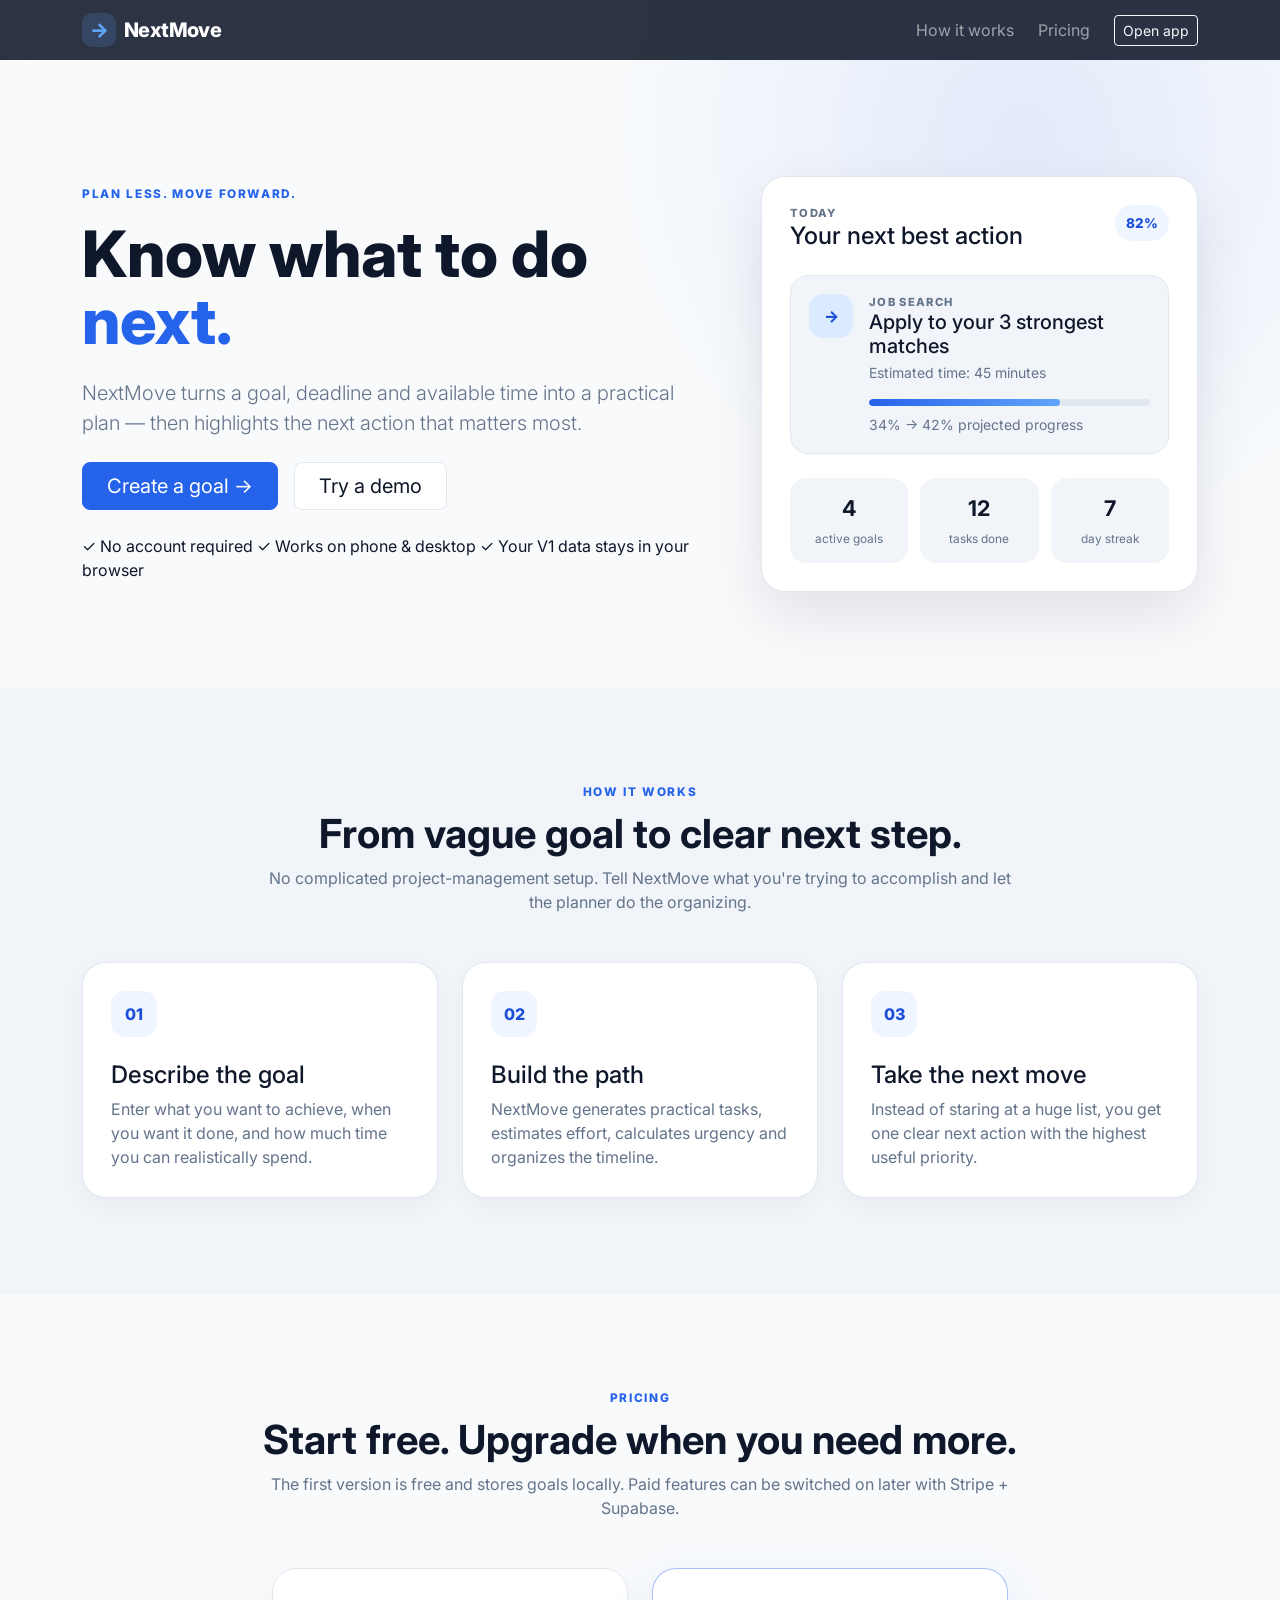
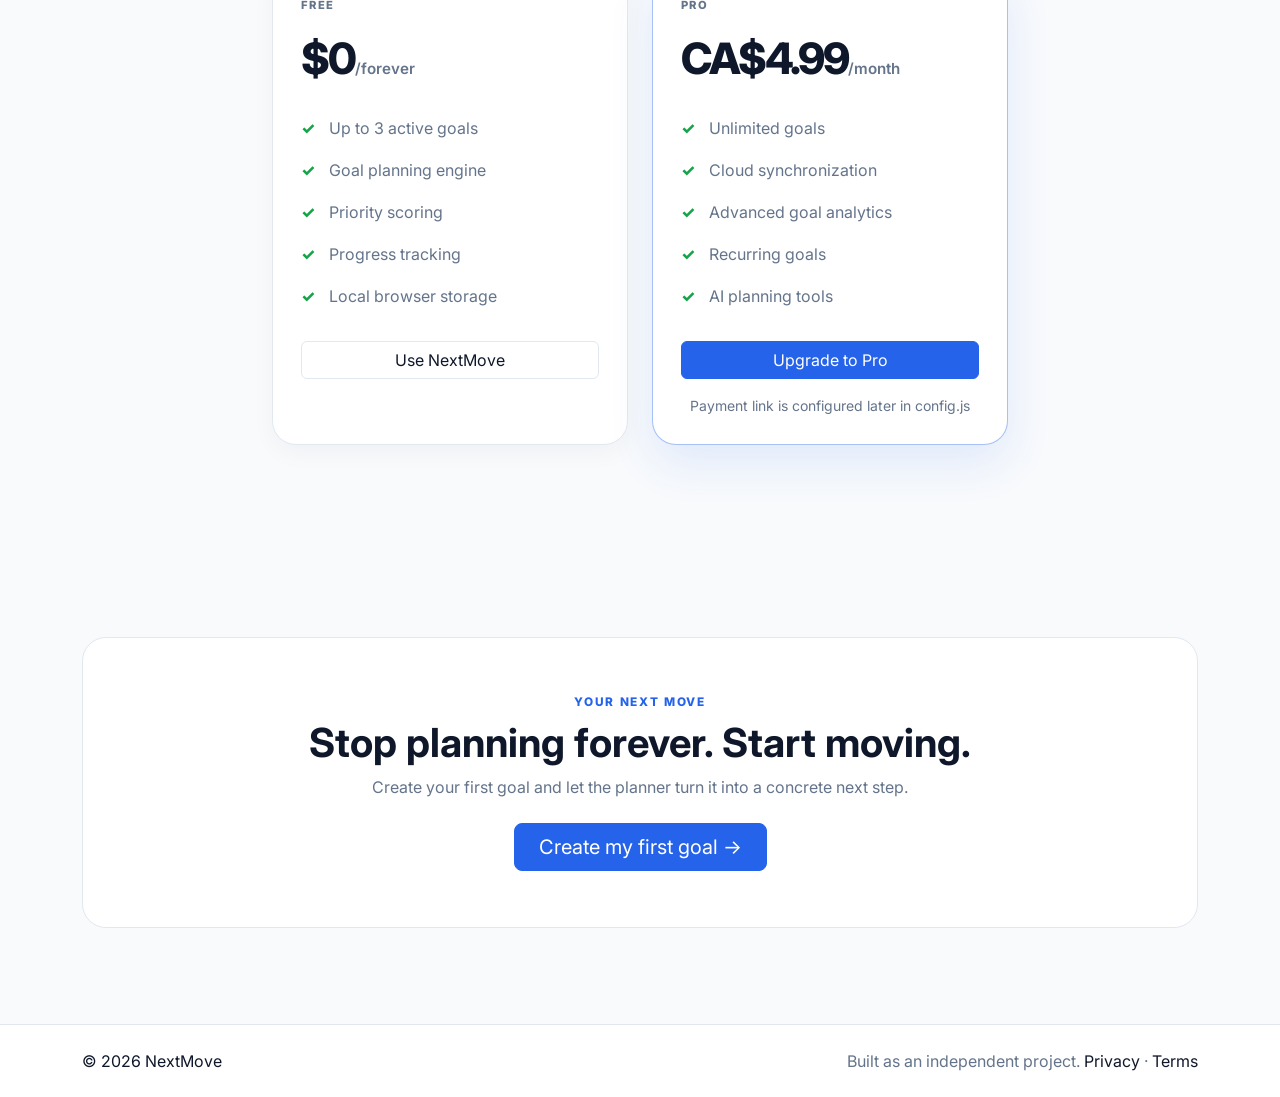
<file: nextmove-v1/index.html>
<!doctype html>
<html lang="en">
<head>
  <meta charset="utf-8">
  <meta name="viewport" content="width=device-width, initial-scale=1">
  <meta name="description" content="NextMove turns goals into clear plans and tells you what to do next.">
  <meta name="theme-color" content="#0f172a">
  <title>NextMove — Know what to do next.</title>
  <link rel="icon" href="data:image/svg+xml,%3Csvg xmlns='http://www.w3.org/2000/svg' viewBox='0 0 64 64'%3E%3Crect width='64' height='64' rx='16' fill='%230f172a'/%3E%3Cpath d='M18 34h19l-7 7 4 4 14-15-14-15-4 4 7 7H18z' fill='%2360a5fa'/%3E%3C/svg%3E">
  <link href="https://cdn.jsdelivr.net/npm/bootstrap@5.3.3/dist/css/bootstrap.min.css" rel="stylesheet">
  <link rel="preconnect" href="https://fonts.googleapis.com">
  <link rel="preconnect" href="https://fonts.gstatic.com" crossorigin>
  <link href="https://fonts.googleapis.com/css2?family=Inter:wght@400;500;600;700;800&display=swap" rel="stylesheet">
  <link rel="stylesheet" href="styles.css">
</head>
<body>
  <nav class="navbar navbar-expand-lg navbar-dark fixed-top app-nav">
    <div class="container-xl">
      <a class="navbar-brand d-flex align-items-center gap-2" href="#home" aria-label="NextMove home">
        <span class="brand-mark" aria-hidden="true">→</span>
        <span>NextMove</span>
      </a>
      <button class="navbar-toggler" type="button" data-bs-toggle="collapse" data-bs-target="#mainNav" aria-controls="mainNav" aria-expanded="false" aria-label="Toggle navigation">
        <span class="navbar-toggler-icon"></span>
      </button>
      <div class="collapse navbar-collapse" id="mainNav">
        <ul class="navbar-nav ms-auto align-items-lg-center gap-lg-2">
          <li class="nav-item"><a class="nav-link" href="#how">How it works</a></li>
          <li class="nav-item"><a class="nav-link" href="#pricing">Pricing</a></li>
          <li class="nav-item"><button class="btn btn-sm btn-outline-light ms-lg-2" data-action="open-dashboard">Open app</button></li>
        </ul>
      </div>
    </div>
  </nav>

  <main id="home">
    <section class="hero-section">
      <div class="container-xl py-5">
        <div class="row align-items-center g-5 py-lg-5">
          <div class="col-lg-7">
            <div class="eyebrow">PLAN LESS. MOVE FORWARD.</div>
            <h1 class="display-3 fw-800 lh-tight mt-3">Know what to do <span class="accent-text">next.</span></h1>
            <p class="lead text-secondary-custom mt-4 max-copy">NextMove turns a goal, deadline and available time into a practical plan — then highlights the next action that matters most.</p>
            <div class="d-flex flex-wrap gap-3 mt-4">
              <button class="btn btn-primary btn-lg px-4" data-action="create-goal">Create a goal <span aria-hidden="true">→</span></button>
              <button class="btn btn-ghost btn-lg px-4" data-action="demo">Try a demo</button>
            </div>
            <div class="trust-row mt-4">
              <span>✓ No account required</span>
              <span>✓ Works on phone & desktop</span>
              <span>✓ Your V1 data stays in your browser</span>
            </div>
          </div>
          <div class="col-lg-5">
            <div class="hero-card shadow-soft">
              <div class="d-flex justify-content-between align-items-start mb-4">
                <div>
                  <div class="mini-label">TODAY</div>
                  <h2 class="h4 mb-0">Your next best action</h2>
                </div>
                <div class="score-badge">82%</div>
              </div>
              <div class="action-card">
                <div class="action-icon">→</div>
                <div>
                  <div class="mini-label">JOB SEARCH</div>
                  <h3 class="h5 mb-1">Apply to your 3 strongest matches</h3>
                  <p class="small text-secondary-custom mb-3">Estimated time: 45 minutes</p>
                  <div class="progress progress-slim mb-2"><div class="progress-bar" style="width:68%"></div></div>
                  <div class="small text-secondary-custom">34% → 42% projected progress</div>
                </div>
              </div>
              <div class="hero-stats mt-4">
                <div><strong>4</strong><span>active goals</span></div>
                <div><strong>12</strong><span>tasks done</span></div>
                <div><strong>7</strong><span>day streak</span></div>
              </div>
            </div>
          </div>
        </div>
      </div>
    </section>

    <section id="how" class="section-padding bg-soft">
      <div class="container-xl">
        <div class="section-heading text-center mx-auto">
          <div class="eyebrow">HOW IT WORKS</div>
          <h2 class="display-6 fw-bold mt-2">From vague goal to clear next step.</h2>
          <p class="text-secondary-custom">No complicated project-management setup. Tell NextMove what you're trying to accomplish and let the planner do the organizing.</p>
        </div>
        <div class="row g-4 mt-4">
          <div class="col-md-4">
            <div class="feature-card h-100">
              <div class="step-number">01</div>
              <h3 class="h4 mt-4">Describe the goal</h3>
              <p class="text-secondary-custom mb-0">Enter what you want to achieve, when you want it done, and how much time you can realistically spend.</p>
            </div>
          </div>
          <div class="col-md-4">
            <div class="feature-card h-100">
              <div class="step-number">02</div>
              <h3 class="h4 mt-4">Build the path</h3>
              <p class="text-secondary-custom mb-0">NextMove generates practical tasks, estimates effort, calculates urgency and organizes the timeline.</p>
            </div>
          </div>
          <div class="col-md-4">
            <div class="feature-card h-100">
              <div class="step-number">03</div>
              <h3 class="h4 mt-4">Take the next move</h3>
              <p class="text-secondary-custom mb-0">Instead of staring at a huge list, you get one clear next action with the highest useful priority.</p>
            </div>
          </div>
        </div>
      </div>
    </section>

    <section id="pricing" class="section-padding">
      <div class="container-xl">
        <div class="section-heading text-center mx-auto">
          <div class="eyebrow">PRICING</div>
          <h2 class="display-6 fw-bold mt-2">Start free. Upgrade when you need more.</h2>
          <p class="text-secondary-custom">The first version is free and stores goals locally. Paid features can be switched on later with Stripe + Supabase.</p>
        </div>
        <div class="row justify-content-center g-4 mt-4">
          <div class="col-md-5 col-lg-4">
            <div class="price-card h-100">
              <div class="mini-label">FREE</div>
              <div class="price">$0<span>/forever</span></div>
              <ul class="feature-list">
                <li>Up to 3 active goals</li>
                <li>Goal planning engine</li>
                <li>Priority scoring</li>
                <li>Progress tracking</li>
                <li>Local browser storage</li>
              </ul>
              <button class="btn btn-ghost w-100" data-action="open-dashboard">Use NextMove</button>
            </div>
          </div>
          <div class="col-md-5 col-lg-4">
            <div class="price-card price-card-pro h-100">
              <div class="mini-label">PRO</div>
              <div class="price">CA$4.99<span>/month</span></div>
              <ul class="feature-list">
                <li>Unlimited goals</li>
                <li>Cloud synchronization</li>
                <li>Advanced goal analytics</li>
                <li>Recurring goals</li>
                <li>AI planning tools</li>
              </ul>
              <button class="btn btn-primary w-100" data-action="upgrade">Upgrade to Pro</button>
              <div class="small text-secondary-custom text-center mt-3">Payment link is configured later in config.js</div>
            </div>
          </div>
        </div>
      </div>
    </section>

    <section class="cta-section section-padding">
      <div class="container-xl">
        <div class="cta-card text-center">
          <div class="eyebrow">YOUR NEXT MOVE</div>
          <h2 class="display-6 fw-bold mt-2">Stop planning forever. Start moving.</h2>
          <p class="text-secondary-custom max-copy mx-auto">Create your first goal and let the planner turn it into a concrete next step.</p>
          <button class="btn btn-primary btn-lg px-4 mt-2" data-action="create-goal">Create my first goal →</button>
        </div>
      </div>
    </section>
  </main>

  <section id="app" class="app-shell d-none">
    <div class="container-xl py-4 py-lg-5">
      <div class="app-toolbar d-flex flex-wrap justify-content-between align-items-center gap-3 mb-4">
        <div>
          <div class="eyebrow">NEXTMOVE APP</div>
          <h1 class="h2 mb-0">Your dashboard</h1>
        </div>
        <div class="d-flex gap-2">
          <button class="btn btn-ghost" data-action="theme">Toggle theme</button>
          <button class="btn btn-primary" data-action="create-goal">+ New goal</button>
          <button class="btn btn-outline-secondary" data-action="back-home">Back</button>
        </div>
      </div>

      <div class="row g-4">
        <div class="col-lg-8">
          <div class="dashboard-card p-4 mb-4">
            <div class="d-flex flex-wrap justify-content-between align-items-start gap-3">
              <div>
                <div class="mini-label">TODAY</div>
                <h2 class="h4 mb-1" id="todayHeadline">Create a goal to get your next move.</h2>
                <p class="text-secondary-custom mb-0" id="todaySubline">Your highest-priority action will appear here.</p>
              </div>
              <button class="btn btn-primary" id="todayActionBtn" data-action="today-action">Start action</button>
            </div>
          </div>

          <div class="dashboard-card p-4">
            <div class="d-flex justify-content-between align-items-center mb-3">
              <h2 class="h5 mb-0">Your goals</h2>
              <span class="small text-secondary-custom" id="goalCountLabel">0 goals</span>
            </div>
            <div id="goalList" class="goal-list"></div>
          </div>
        </div>

        <div class="col-lg-4">
          <div class="dashboard-card p-4 mb-4">
            <div class="mini-label">OVERVIEW</div>
            <div class="overview-grid mt-3">
              <div><strong id="statGoals">0</strong><span>active goals</span></div>
              <div><strong id="statTasks">0</strong><span>tasks</span></div>
              <div><strong id="statDone">0%</strong><span>avg. progress</span></div>
              <div><strong id="statStreak">0</strong><span>day streak</span></div>
            </div>
          </div>
          <div class="dashboard-card p-4">
            <div class="mini-label">PRO</div>
            <h2 class="h5 mt-2">Unlock unlimited planning</h2>
            <p class="small text-secondary-custom">Cloud sync and advanced tools are ready to connect when you add your payment + account system.</p>
            <button class="btn btn-primary w-100" data-action="upgrade">Upgrade</button>
          </div>
        </div>
      </div>
    </div>
  </section>

  <div class="modal fade" id="goalModal" tabindex="-1" aria-labelledby="goalModalLabel" aria-hidden="true">
    <div class="modal-dialog modal-dialog-centered modal-lg">
      <div class="modal-content app-modal">
        <div class="modal-header border-0 p-4 pb-2">
          <div>
            <div class="eyebrow">NEW GOAL</div>
            <h2 class="modal-title h3 mt-2" id="goalModalLabel">What do you want to accomplish?</h2>
          </div>
          <button type="button" class="btn-close" data-bs-dismiss="modal" aria-label="Close"></button>
        </div>
        <form id="goalForm" class="modal-body p-4 pt-2">
          <div class="step-panel active" data-step="1">
            <label class="form-label fw-semibold" for="goalTitle">Your goal</label>
            <input class="form-control form-control-lg" id="goalTitle" required maxlength="120" placeholder="e.g. Find a summer job">
            <div class="quick-chips mt-3">
              <button type="button" class="chip" data-fill="Find a job">Find a job</button>
              <button type="button" class="chip" data-fill="Save $3,000">Save $3,000</button>
              <button type="button" class="chip" data-fill="Learn Python">Learn Python</button>
              <button type="button" class="chip" data-fill="Pass my exam">Pass my exam</button>
            </div>
          </div>
          <div class="step-panel" data-step="2">
            <label class="form-label fw-semibold" for="goalCategory">Category</label>
            <select class="form-select form-select-lg" id="goalCategory">
              <option value="career">Career</option>
              <option value="money">Money</option>
              <option value="education">Education</option>
              <option value="personal">Personal</option>
              <option value="project">Project</option>
              <option value="other">Other</option>
            </select>
            <label class="form-label fw-semibold mt-4" for="goalDeadline">Target date (optional)</label>
            <input type="date" class="form-control form-control-lg" id="goalDeadline">
          </div>
          <div class="step-panel" data-step="3">
            <label class="form-label fw-semibold" for="goalTime">How much time can you realistically spend?</label>
            <select class="form-select form-select-lg" id="goalTime">
              <option value="30">Less than 30 minutes/day</option>
              <option value="60" selected>30–60 minutes/day</option>
              <option value="120">1–2 hours/day</option>
              <option value="240">2+ hours/day</option>
            </select>
            <label class="form-label fw-semibold mt-4" for="goalBudget">Available budget (optional)</label>
            <input type="number" class="form-control form-control-lg" id="goalBudget" min="0" step="1" placeholder="0">
          </div>
          <div class="step-panel" data-step="4">
            <div class="result-preview" id="planPreview"></div>
          </div>
          <div class="wizard-footer mt-4 pt-3 border-top d-flex justify-content-between">
            <button type="button" class="btn btn-ghost" id="wizardBack">Back</button>
            <button type="button" class="btn btn-primary" id="wizardNext">Continue →</button>
            <button type="submit" class="btn btn-primary d-none" id="wizardCreate">Create goal</button>
          </div>
        </form>
      </div>
    </div>
  </div>

  <div class="toast-container position-fixed bottom-0 end-0 p-3">
    <div id="appToast" class="toast" role="alert" aria-live="assertive" aria-atomic="true">
      <div class="toast-header"><strong class="me-auto">NextMove</strong><button type="button" class="btn-close" data-bs-dismiss="toast" aria-label="Close"></button></div>
      <div class="toast-body" id="toastBody"></div>
    </div>
  </div>

  <footer class="site-footer">
    <div class="container-xl py-4 d-flex flex-wrap justify-content-between gap-3">
      <span>© 2026 NextMove</span>
      <span class="text-secondary-custom">Built as an independent project. <a href="privacy.html" class="footer-link">Privacy</a> · <a href="terms.html" class="footer-link">Terms</a></span>
    </div>
  </footer>

  <script src="https://cdn.jsdelivr.net/npm/bootstrap@5.3.3/dist/js/bootstrap.bundle.min.js"></script>
  <script src="config.js"></script>
  <script src="app.js"></script>
</body>
</html>
</file>
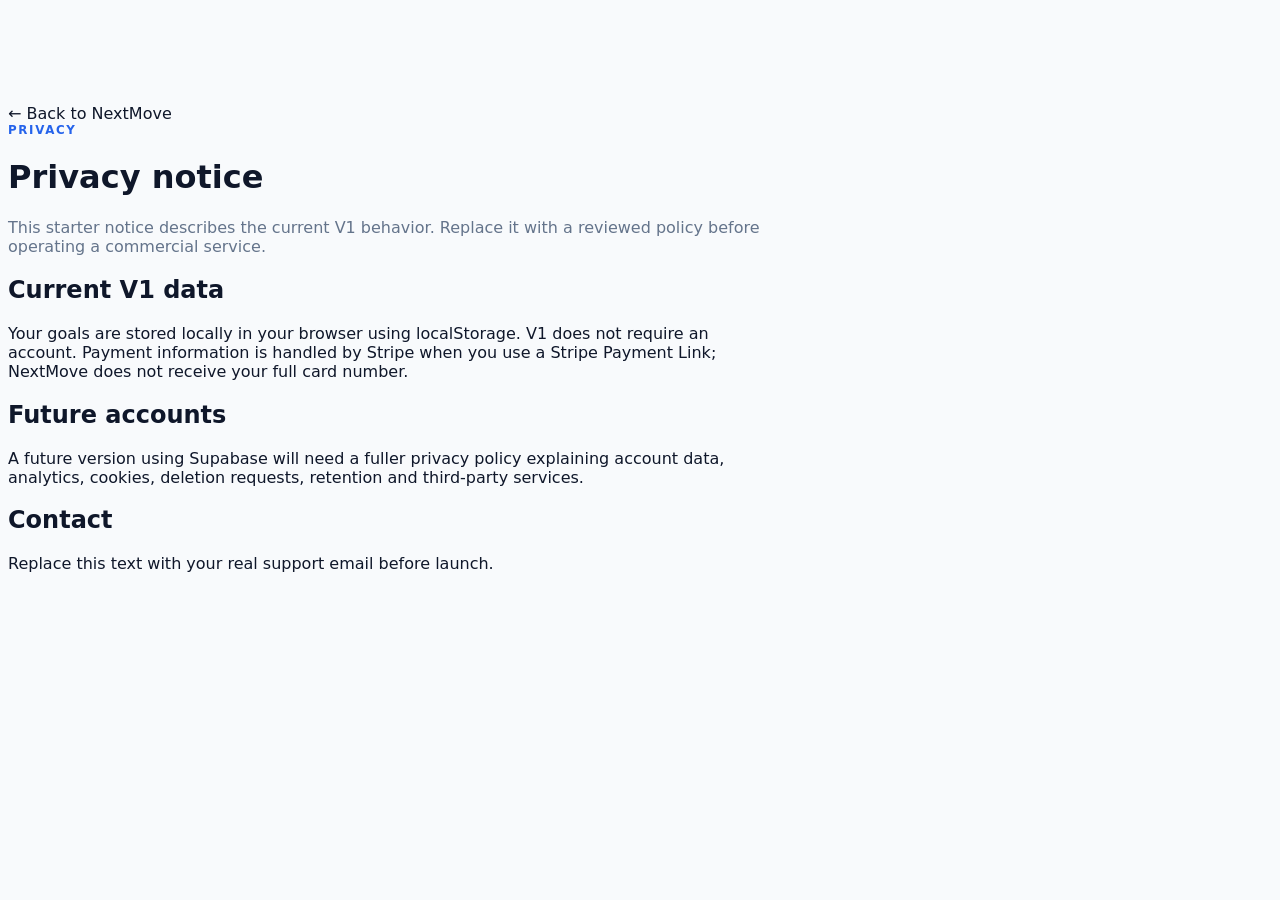
<file: nextmove-v1/privacy.html>
<!doctype html>
<html lang="en"><head><meta charset="utf-8"><meta name="viewport" content="width=device-width,initial-scale=1"><title>NextMove — Privacy</title><link href="styles.css" rel="stylesheet"></head><body><main class="container-xl section-padding"><a href="index.html" class="footer-link">← Back to NextMove</a><div class="section-heading mt-5"><div class="eyebrow">PRIVACY</div><h1 class="display-6 fw-bold mt-2">Privacy notice</h1><p class="text-secondary-custom">This starter notice describes the current V1 behavior. Replace it with a reviewed policy before operating a commercial service.</p><h2 class="h4 mt-5">Current V1 data</h2><p>Your goals are stored locally in your browser using localStorage. V1 does not require an account. Payment information is handled by Stripe when you use a Stripe Payment Link; NextMove does not receive your full card number.</p><h2 class="h4 mt-4">Future accounts</h2><p>A future version using Supabase will need a fuller privacy policy explaining account data, analytics, cookies, deletion requests, retention and third-party services.</p><h2 class="h4 mt-4">Contact</h2><p>Replace this text with your real support email before launch.</p></div></main></body></html>
</file>
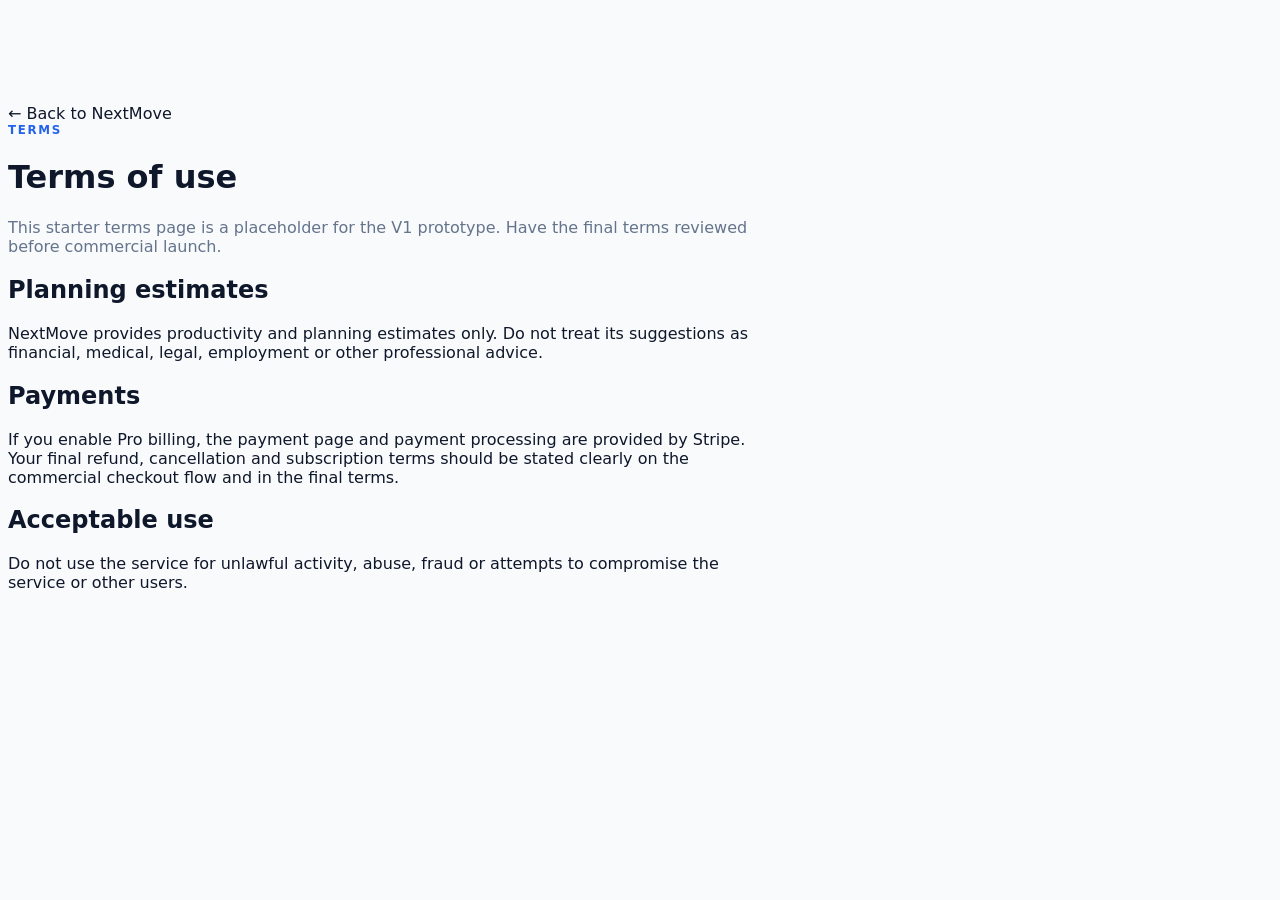
<file: nextmove-v1/terms.html>
<!doctype html>
<html lang="en"><head><meta charset="utf-8"><meta name="viewport" content="width=device-width,initial-scale=1"><title>NextMove — Terms</title><link href="styles.css" rel="stylesheet"></head><body><main class="container-xl section-padding"><a href="index.html" class="footer-link">← Back to NextMove</a><div class="section-heading mt-5"><div class="eyebrow">TERMS</div><h1 class="display-6 fw-bold mt-2">Terms of use</h1><p class="text-secondary-custom">This starter terms page is a placeholder for the V1 prototype. Have the final terms reviewed before commercial launch.</p><h2 class="h4 mt-5">Planning estimates</h2><p>NextMove provides productivity and planning estimates only. Do not treat its suggestions as financial, medical, legal, employment or other professional advice.</p><h2 class="h4 mt-4">Payments</h2><p>If you enable Pro billing, the payment page and payment processing are provided by Stripe. Your final refund, cancellation and subscription terms should be stated clearly on the commercial checkout flow and in the final terms.</p><h2 class="h4 mt-4">Acceptable use</h2><p>Do not use the service for unlawful activity, abuse, fraud or attempts to compromise the service or other users.</p></div></main></body></html>
</file>
<file: nextmove-v1/styles.css>
:root {
  --nm-bg: #f8fafc;
  --nm-surface: #ffffff;
  --nm-surface-2: #f1f5f9;
  --nm-text: #0f172a;
  --nm-muted: #64748b;
  --nm-border: #e2e8f0;
  --nm-primary: #2563eb;
  --nm-primary-dark: #1d4ed8;
  --nm-accent: #60a5fa;
  --nm-success: #16a34a;
  --nm-shadow: 0 24px 60px rgba(15, 23, 42, .10);
}

html { scroll-behavior: smooth; }
body { font-family: "Inter", system-ui, -apple-system, BlinkMacSystemFont, "Segoe UI", sans-serif; background: var(--nm-bg); color: var(--nm-text); }
body.dark { --nm-bg:#020617; --nm-surface:#0f172a; --nm-surface-2:#111827; --nm-text:#f8fafc; --nm-muted:#94a3b8; --nm-border:#1e293b; --nm-shadow:0 24px 60px rgba(0,0,0,.30); }
body, .feature-card, .price-card, .dashboard-card, .hero-card, .app-modal { transition: background .2s ease, color .2s ease, border-color .2s ease; }

.fw-800 { font-weight: 800; }
.lh-tight { line-height: 1.05; }
.accent-text { color: var(--nm-primary); }
.text-secondary-custom { color: var(--nm-muted) !important; }
.max-copy { max-width: 700px; }

.app-nav { background: rgba(15, 23, 42, .88); backdrop-filter: blur(16px); box-shadow: 0 1px 0 rgba(255,255,255,.08); }
.navbar-brand { font-weight: 800; letter-spacing: -.03em; }
.brand-mark { width: 34px; height: 34px; border-radius: 10px; display:inline-grid; place-items:center; background: rgba(96,165,250,.16); color: var(--nm-accent); font-weight:800; }

.hero-section { padding-top: 80px; background: radial-gradient(circle at 80% 20%, rgba(37, 99, 235, .10), transparent 35%), var(--nm-bg); }
.eyebrow { color: var(--nm-primary); font-size: .74rem; font-weight: 800; letter-spacing: .14em; }
.hero-card, .dashboard-card, .feature-card, .price-card, .cta-card { background: var(--nm-surface); border: 1px solid var(--nm-border); border-radius: 24px; }
.hero-card { padding: 28px; box-shadow: var(--nm-shadow); }
.shadow-soft { box-shadow: var(--nm-shadow); }
.score-badge { background: #eff6ff; color: #1d4ed8; border-radius: 999px; padding: 8px 11px; font-weight: 800; font-size:.84rem; }
body.dark .score-badge { background:#172554; color:#bfdbfe; }
.action-card { display:flex; gap:16px; padding:18px; border:1px solid var(--nm-border); border-radius:18px; background: var(--nm-surface-2); }
.action-icon { width:44px; height:44px; flex:0 0 44px; display:grid; place-items:center; border-radius:14px; background:#dbeafe; color:#1d4ed8; font-weight:800; }
body.dark .action-icon { background:#1e3a8a; color:#bfdbfe; }
.mini-label { font-size:.70rem; letter-spacing:.12em; font-weight:800; color:var(--nm-muted); }
.progress-slim { height: 7px; background:var(--nm-border); }
.progress-slim .progress-bar { background: linear-gradient(90deg, #2563eb, #60a5fa); border-radius:999px; }
.hero-stats { display:grid; grid-template-columns:repeat(3,1fr); gap:12px; }
.hero-stats div { padding:14px; background:var(--nm-surface-2); border-radius:16px; text-align:center; }
.hero-stats strong, .overview-grid strong { display:block; font-size:1.35rem; }
.hero-stats span, .overview-grid span { color:var(--nm-muted); font-size:.74rem; }

.section-padding { padding: 96px 0; }
.bg-soft { background: var(--nm-surface-2); }
.section-heading { max-width: 760px; }
.feature-card, .price-card { padding: 28px; box-shadow: 0 8px 24px rgba(15,23,42,.04); }
.step-number { width:46px; height:46px; display:grid; place-items:center; border-radius:14px; background:#eff6ff; color:#1d4ed8; font-weight:800; }
body.dark .step-number { background:#172554; color:#bfdbfe; }
.price-card-pro { border-color: rgba(37,99,235,.40); box-shadow: 0 18px 46px rgba(37,99,235,.11); }
.price { font-size:2.7rem; font-weight:800; margin:12px 0 16px; letter-spacing:-.05em; }
.price span { font-size:.95rem; color:var(--nm-muted); font-weight:600; letter-spacing:0; }
.feature-list { list-style:none; padding:0; margin:0 0 24px; }
.feature-list li { padding:9px 0 9px 28px; position:relative; color:var(--nm-muted); }
.feature-list li::before { content:"✓"; position:absolute; left:0; color:var(--nm-success); font-weight:800; }
.cta-card { padding: 56px 24px; }
.site-footer { background:var(--nm-surface); border-top:1px solid var(--nm-border); }

.btn-primary { background:var(--nm-primary); border-color:var(--nm-primary); }
.btn-primary:hover { background:var(--nm-primary-dark); border-color:var(--nm-primary-dark); }
.btn-ghost { color:var(--nm-text); border:1px solid var(--nm-border); background:var(--nm-surface); }
.btn-ghost:hover { background:var(--nm-surface-2); border-color:#cbd5e1; }

.app-shell { min-height:100vh; padding-top:78px; background:var(--nm-bg); }
.app-toolbar { border-bottom:1px solid var(--nm-border); padding-bottom:20px; }
.overview-grid { display:grid; grid-template-columns:1fr 1fr; gap:12px; }
.overview-grid div { background:var(--nm-surface-2); border-radius:16px; padding:16px; }
.goal-list { display:grid; gap:12px; }
.goal-item { border:1px solid var(--nm-border); border-radius:18px; padding:18px; background:var(--nm-surface); }
.goal-item-main { display:flex; align-items:flex-start; gap:14px; }
.goal-check { width:20px; height:20px; margin-top:3px; accent-color:var(--nm-primary); }
.goal-title { font-weight:700; }
.goal-meta { color:var(--nm-muted); font-size:.82rem; }
.empty-state { padding:32px; text-align:center; border:1px dashed var(--nm-border); border-radius:18px; background:var(--nm-surface-2); }

.app-modal { background:var(--nm-surface); color:var(--nm-text); border:1px solid var(--nm-border); border-radius:24px; }
.form-control, .form-select { background:var(--nm-surface); color:var(--nm-text); border-color:var(--nm-border); }
.form-control:focus, .form-select:focus { background:var(--nm-surface); color:var(--nm-text); border-color:var(--nm-primary); box-shadow:0 0 0 .25rem rgba(37,99,235,.12); }
.form-label { color:var(--nm-text); }
.step-panel { display:none; }
.step-panel.active { display:block; }
.quick-chips { display:flex; flex-wrap:wrap; gap:8px; }
.chip { border:1px solid var(--nm-border); background:var(--nm-surface-2); color:var(--nm-text); padding:7px 11px; border-radius:999px; }
.chip:hover { border-color:#93c5fd; }
.result-preview { padding:20px; border:1px solid var(--nm-border); border-radius:18px; background:var(--nm-surface-2); }
.preview-row { display:flex; justify-content:space-between; gap:16px; padding:10px 0; border-bottom:1px solid var(--nm-border); }
.preview-row:last-child { border-bottom:0; }

@media (max-width: 991px) { .hero-section { padding-top: 100px; } .section-padding { padding:72px 0; } }
@media (max-width: 575px) { .hero-section h1 { font-size:3rem; } .hero-card { padding:20px; } .hero-stats { gap:8px; } .hero-stats div { padding:10px 6px; } .cta-card { padding:40px 18px; } }
.footer-link { color: var(--nm-text); text-decoration: none; }
.footer-link:hover { color: var(--nm-primary); text-decoration: underline; }
</file>
